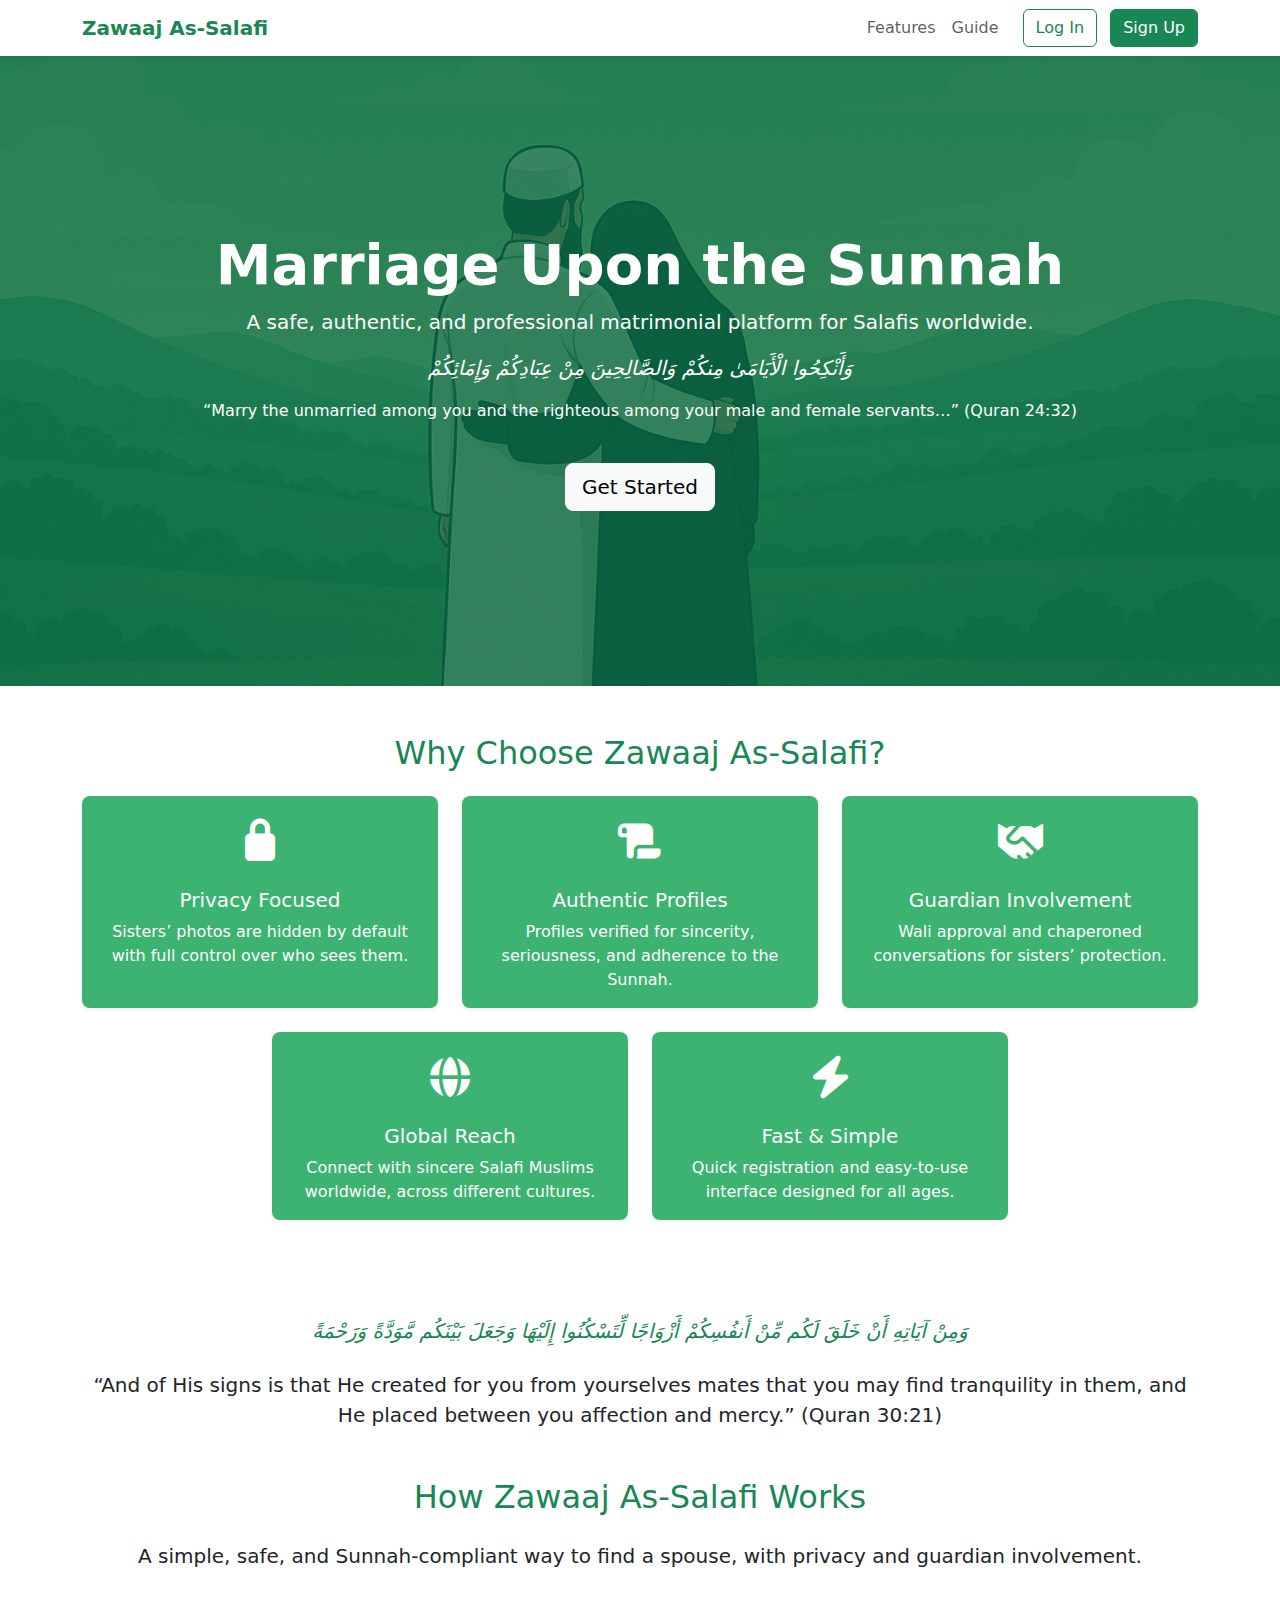
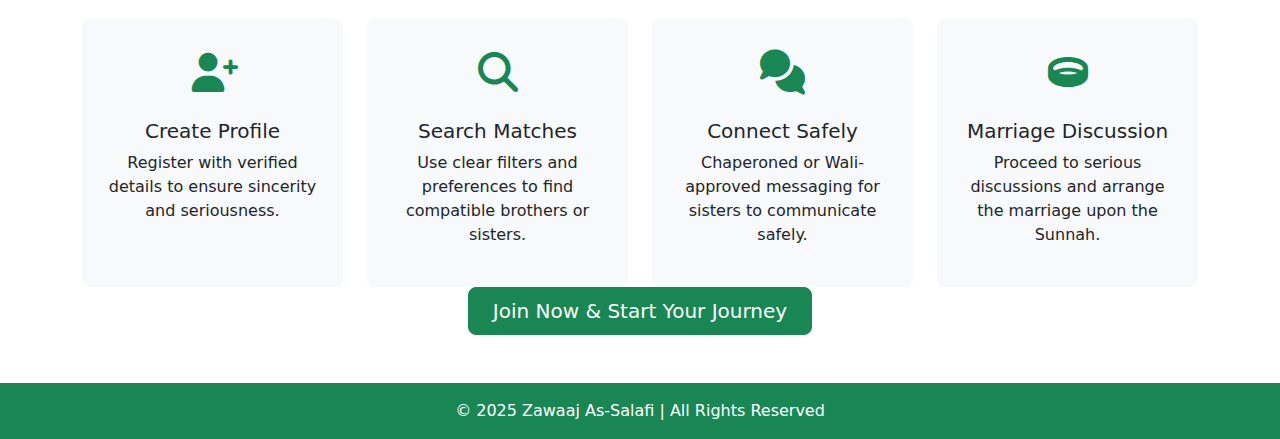
<file: index.html>
<!DOCTYPE html>
<html lang="en">
    <head>
        <meta charset="UTF-8">
        <meta name="viewport" content="width=device-width, initial-scale=1.0">
        <title>Zawaaj As-Salafi</title>
        <!-- Local Bootstrap CSS -->
        <link href="css/bootstrap.min.css" rel="stylesheet">
        <!-- Local Font Awesome CSS -->
        <link rel="stylesheet" href="css/all.min.css">
        <!-- Custom Styles -->
        <link href="css/style.css" rel="stylesheet">
    </head>
    <body class="bg-light">

        <!-- Navbar -->
        <nav class="navbar navbar-expand-lg navbar-light bg-white shadow-sm">
            <div class="container">
                <a class="navbar-brand fw-bold text-success" href="#">Zawaaj As-Salafi</a>
                <button class="navbar-toggler" type="button" data-bs-toggle="collapse" data-bs-target="#navbarNav">
                    <span class="navbar-toggler-icon"></span>
                </button>
                <div class="collapse navbar-collapse justify-content-end" id="navbarNav">
                    <ul class="navbar-nav">
                        <li class="nav-item"><a class="nav-link" href="#features">Features</a></li>
                        <li class="nav-item"><a class="nav-link" href="#how-it-works">Guide</a></li>
                    </ul>
                    <div class="ms-3">
                        <button class="btn btn-outline-success me-2" data-bs-toggle="modal" data-bs-target="#loginModal">Log In</button>
                        <button class="btn btn-success" data-bs-toggle="modal" data-bs-target="#signupModal">Sign Up</button>
                    </div>
                </div>
            </div>
        </nav>

        <!-- Hero Section -->
        <section class="hero text-white text-center d-flex align-items-center justify-content-center">
            <div class="container">
                <h1 class="display-4 fw-bold">Marriage Upon the Sunnah</h1>
                <p class="lead">A safe, authentic, and professional matrimonial platform for Salafis worldwide.</p>

                <!-- Quranic Verse (hidden on small screens) -->
                <p class="fs-5 text-white fst-italic d-none d-md-block mb-3">
                    وَأَنْكِحُوا الْأَيَامَىٰ مِنكُمْ وَالصَّالِحِينَ مِنْ عِبَادِكُمْ وَإِمَائِكُمْ
                </p>
                <p class="d-none d-md-block text-white mb-4">
                    “Marry the unmarried among you and the righteous among your male and female servants…” (Quran 24:32)
                </p>

                <button class="btn btn-light btn-lg mt-3" data-bs-toggle="modal" data-bs-target="#signupModal">
                    Get Started
                </button>
            </div>
        </section>


        <!-- Features Section -->
        <section id="features" class="py-5 bg-white text-white">
            <div class="container text-center">
                <h2 class="mb-4 text-success">Why Choose Zawaaj As-Salafi?</h2>
                <div class="row g-4 justify-content-center">

                    <div class="col-lg-4 col-md-6">
                        <div class="card h-100 rounded-3 shadow-sm text-white feature-card">
                            <div class="card-body">
                                <div class="fs-1 mb-3">
                                    <i class="fas fa-lock"></i>
                                </div>
                                <h5 class="card-title">Privacy Focused</h5>
                                <p class="card-text">Sisters’ photos are hidden by default with full control over who sees them.</p>
                            </div>
                        </div>
                    </div>

                    <div class="col-lg-4 col-md-6">
                        <div class="card h-100 rounded-3 shadow-sm text-white feature-card">
                            <div class="card-body">
                                <div class="fs-1 mb-3">
                                    <i class="fas fa-scroll"></i>
                                </div>
                                <h5 class="card-title">Authentic Profiles</h5>
                                <p class="card-text">Profiles verified for sincerity, seriousness, and adherence to the Sunnah.</p>
                            </div>
                        </div>
                    </div>

                    <div class="col-lg-4 col-md-6">
                        <div class="card h-100 rounded-3 shadow-sm text-white feature-card">
                            <div class="card-body">
                                <div class="fs-1 mb-3">
                                    <i class="fas fa-handshake"></i>
                                </div>
                                <h5 class="card-title">Guardian Involvement</h5>
                                <p class="card-text">Wali approval and chaperoned conversations for sisters’ protection.</p>
                            </div>
                        </div>
                    </div>

                    <div class="col-lg-4 col-md-6">
                        <div class="card h-100 rounded-3 shadow-sm text-white feature-card">
                            <div class="card-body">
                                <div class="fs-1 mb-3">
                                    <i class="fas fa-globe"></i>
                                </div>
                                <h5 class="card-title">Global Reach</h5>
                                <p class="card-text">Connect with sincere Salafi Muslims worldwide, across different cultures.</p>
                            </div>
                        </div>
                    </div>

                    <div class="col-lg-4 col-md-6">
                        <div class="card h-100 rounded-3 shadow-sm text-white feature-card">
                            <div class="card-body">
                                <div class="fs-1 mb-3">
                                    <i class="fas fa-bolt"></i>
                                </div>
                                <h5 class="card-title">Fast & Simple</h5>
                                <p class="card-text">Quick registration and easy-to-use interface designed for all ages.</p>
                            </div>
                        </div>
                    </div>

                </div>
            </div>
        </section>



        <!-- How It Works / Key Benefits Section -->
        <section id="how-it-works" class="py-5 bg-white">
            <div class="container text-center">

                <!-- Quranic Verse -->
                <p class="fs-5 mb-4 text-success fst-italic">
                    وَمِنْ آيَاتِهِ أَنْ خَلَقَ لَكُم مِّنْ أَنفُسِكُمْ أَزْوَاجًا لِّتَسْكُنُوا إِلَيْهَا وَجَعَلَ بَيْنَكُم مَّوَدَّةً وَرَحْمَةً
                </p>
                <p class="lead mb-5">“And of His signs is that He created for you from yourselves mates that you may find tranquility in them, and He placed between you affection and mercy.” (Quran 30:21)</p>

                <h2 class="mb-4 text-success">How Zawaaj As-Salafi Works</h2>
                <p class="lead mb-5">A simple, safe, and Sunnah-compliant way to find a spouse, with privacy and guardian involvement.</p>

                <div class="row g-4 justify-content-center text-start">

                    <div class="col-lg-3 col-md-6">
                        <div class="p-4 rounded-3 bg-light text-center h-100">
                            <div class="fs-1 text-success mb-3">
                                <i class="fas fa-user-plus"></i>
                            </div>
                            <h5>Create Profile</h5>
                            <p>Register with verified details to ensure sincerity and seriousness.</p>
                        </div>
                    </div>

                    <div class="col-lg-3 col-md-6">
                        <div class="p-4 rounded-3 bg-light text-center h-100">
                            <div class="fs-1 text-success mb-3">
                                <i class="fas fa-search"></i>
                            </div>
                            <h5>Search Matches</h5>
                            <p>Use clear filters and preferences to find compatible brothers or sisters.</p>
                        </div>
                    </div>

                    <div class="col-lg-3 col-md-6">
                        <div class="p-4 rounded-3 bg-light text-center h-100">
                            <div class="fs-1 text-success mb-3">
                                <i class="fas fa-comments"></i>
                            </div>
                            <h5>Connect Safely</h5>
                            <p>Chaperoned or Wali-approved messaging for sisters to communicate safely.</p>
                        </div>
                    </div>

                    <div class="col-lg-3 col-md-6">
                        <div class="p-4 rounded-3 bg-light text-center h-100">
                            <div class="fs-1 text-success mb-3">
                                <i class="fas fa-ring"></i>
                            </div>
                            <h5>Marriage Discussion</h5>
                            <p>Proceed to serious discussions and arrange the marriage upon the Sunnah.</p>
                        </div>
                    </div>

                </div>

                <!-- Call-to-Action -->
                <button class="btn btn-success btn-lg px-4" data-bs-toggle="modal" data-bs-target="#signupModal">
                    Join Now & Start Your Journey
                </button>

            </div>
        </section>



        <!-- Footer -->
        <footer class="bg-success text-white text-center py-3">
            <div class="container">
                <p class="mb-0">&copy; 2025 Zawaaj As-Salafi | All Rights Reserved</p>
            </div>
        </footer>
        
        
        <!-- Log In Modal -->
        <div class="modal fade" id="loginModal" tabindex="-1" aria-labelledby="loginModalLabel" aria-hidden="true">
            <div class="modal-dialog modal-dialog-centered">
                <div class="modal-content rounded-3 shadow">
                    <div class="modal-header bg-success text-white">
                        <h5 class="modal-title" id="loginModalLabel">Log In</h5>
                        <button type="button" class="btn-close btn-close-white" data-bs-dismiss="modal" aria-label="Close"></button>
                    </div>
                    <div class="modal-body p-4">
                        <form>
                            <div class="mb-3">
                                <label for="loginEmail" class="form-label">Email address</label>
                                <input type="email" class="form-control" id="loginEmail" placeholder="Enter your email">
                            </div>
                            <div class="mb-3">
                                <label for="loginPassword" class="form-label">Password</label>
                                <input type="password" class="form-control" id="loginPassword" placeholder="Enter your password">
                            </div>
                            <div class="d-flex justify-content-between align-items-center mb-3">
                                <div class="form-check">
                                    <input class="form-check-input" type="checkbox" id="rememberMe">
                                    <label class="form-check-label" for="rememberMe">Remember me</label>
                                </div>
                                <a href="#" class="text-success small">Forgot password?</a>
                            </div>
                            <button type="submit" class="btn btn-success w-100">Log In</button>
                        </form>
                    </div>
                </div>
            </div>
        </div>

        <!-- Sign Up Modal -->
        <div class="modal fade" id="signupModal" tabindex="-1" aria-labelledby="signupModalLabel" aria-hidden="true">
            <div class="modal-dialog modal-dialog-centered">
                <div class="modal-content rounded-3 shadow">
                    <div class="modal-header bg-success text-white">
                        <h5 class="modal-title" id="signupModalLabel">Sign Up</h5>
                        <button type="button" class="btn-close btn-close-white" data-bs-dismiss="modal" aria-label="Close"></button>
                    </div>
                    <div class="modal-body p-4">
                        <form>
                            <div class="mb-3">
                                <label for="signupEmail" class="form-label">Email address</label>
                                <input type="email" class="form-control" id="signupEmail" placeholder="Enter your email">
                                <div class="invalid-feedback">Please enter a valid email address.</div>
                            </div>

                            <div class="mb-3">
                                <label for="signupPassword" class="form-label">Password</label>
                                <input type="password" class="form-control" id="signupPassword" placeholder="Create a password">
                                <div class="invalid-feedback">
                                    Password must be at least 8 characters and include uppercase, lowercase, and a number.
                                </div>
                            </div>

                            <div class="mb-3">
                                <label for="signupConfirmPassword" class="form-label">Confirm Password</label>
                                <input type="password" class="form-control" id="signupConfirmPassword" placeholder="Confirm your password">
                                <div class="invalid-feedback">Passwords do not match.</div>
                            </div>

                            <button type="submit" class="btn btn-success w-100">Sign Up</button>
                        </form>
                    </div>
                </div>
            </div>
        </div>

        
        

        <!-- Local Bootstrap JS -->
        <script src="js/bootstrap.bundle.min.js"></script>
        <script src="js/profile-setup-script.js"></script>
    </body>
</html>
</file>
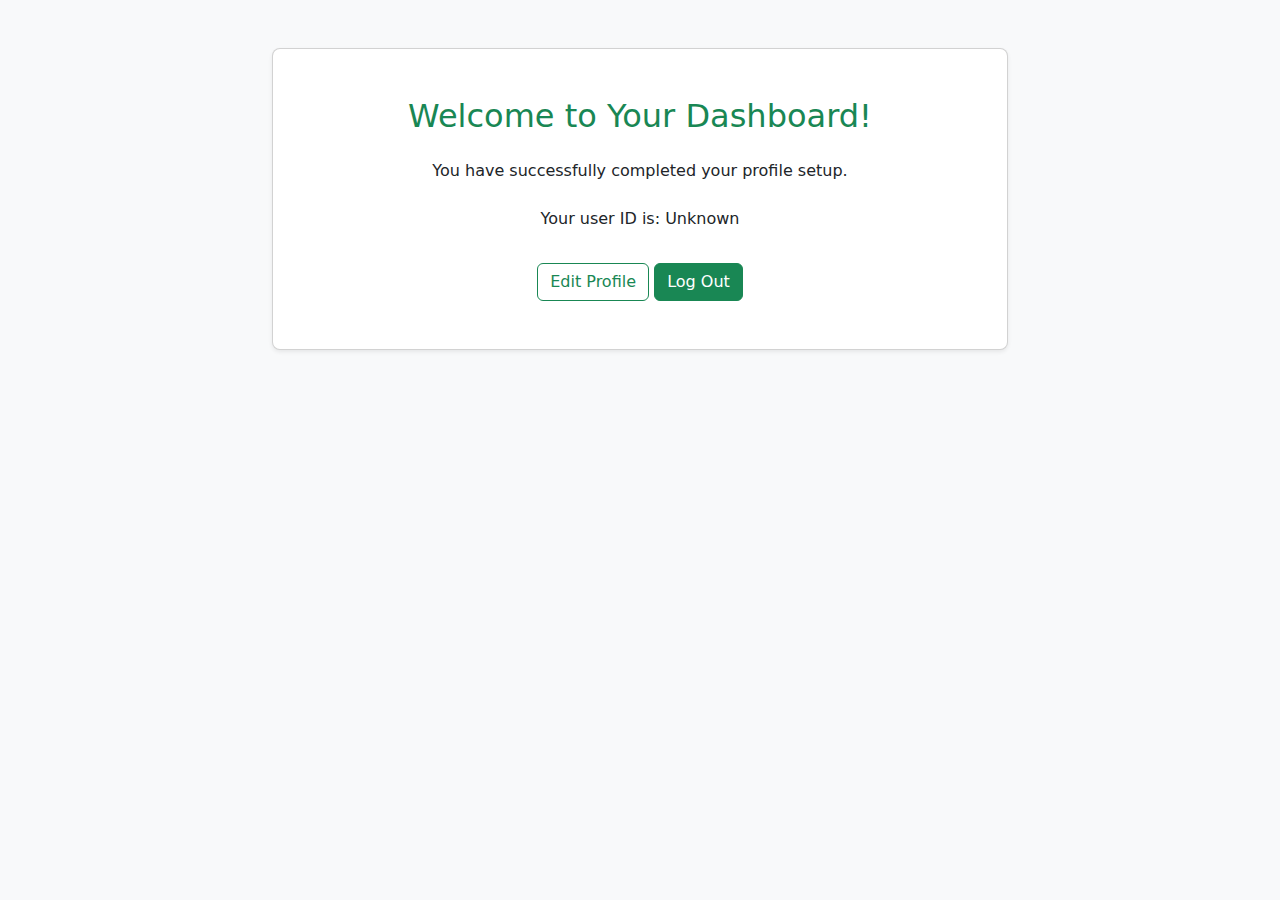
<file: dashboard.html>
<!DOCTYPE html>
<html lang="en">
<head>
    <meta charset="UTF-8">
    <meta name="viewport" content="width=device-width, initial-scale=1.0">
    <title>Zawaaj As-Salafi – Dashboard</title>
    <link href="css/bootstrap.min.css" rel="stylesheet">
    <link rel="stylesheet" href="css/style.css">
</head>
<body class="bg-light">

    <div class="container py-5">
        <div class="row justify-content-center">
            <div class="col-lg-8">

                <div class="card shadow-sm rounded-3 text-center">
                    <div class="card-body p-5">
                        <h2 class="text-success mb-4">Welcome to Your Dashboard!</h2>
                        <p class="mb-4">You have successfully completed your profile setup.</p>
                        <p>Your user ID is: <span id="userIdDisplay"></span></p>

                        <a href="profile-setup.html" class="btn btn-outline-success mt-3">Edit Profile</a>
                        <a href="#" class="btn btn-success mt-3" id="logoutBtn">Log Out</a>
                    </div>
                </div>

            </div>
        </div>
    </div>

    <script>
        // Display user ID from localStorage
        const userIdDisplay = document.getElementById("userIdDisplay");
        const userId = localStorage.getItem("user_id");
        if (userId) {
            userIdDisplay.textContent = userId;
        } else {
            userIdDisplay.textContent = "Unknown";
        }

        // Logout button clears localStorage
        document.getElementById("logoutBtn").addEventListener("click", () => {
            localStorage.clear();
            alert("You have been logged out.");
            window.location.href = "index.html";
        });
    </script>

</body>
</html>
</file>
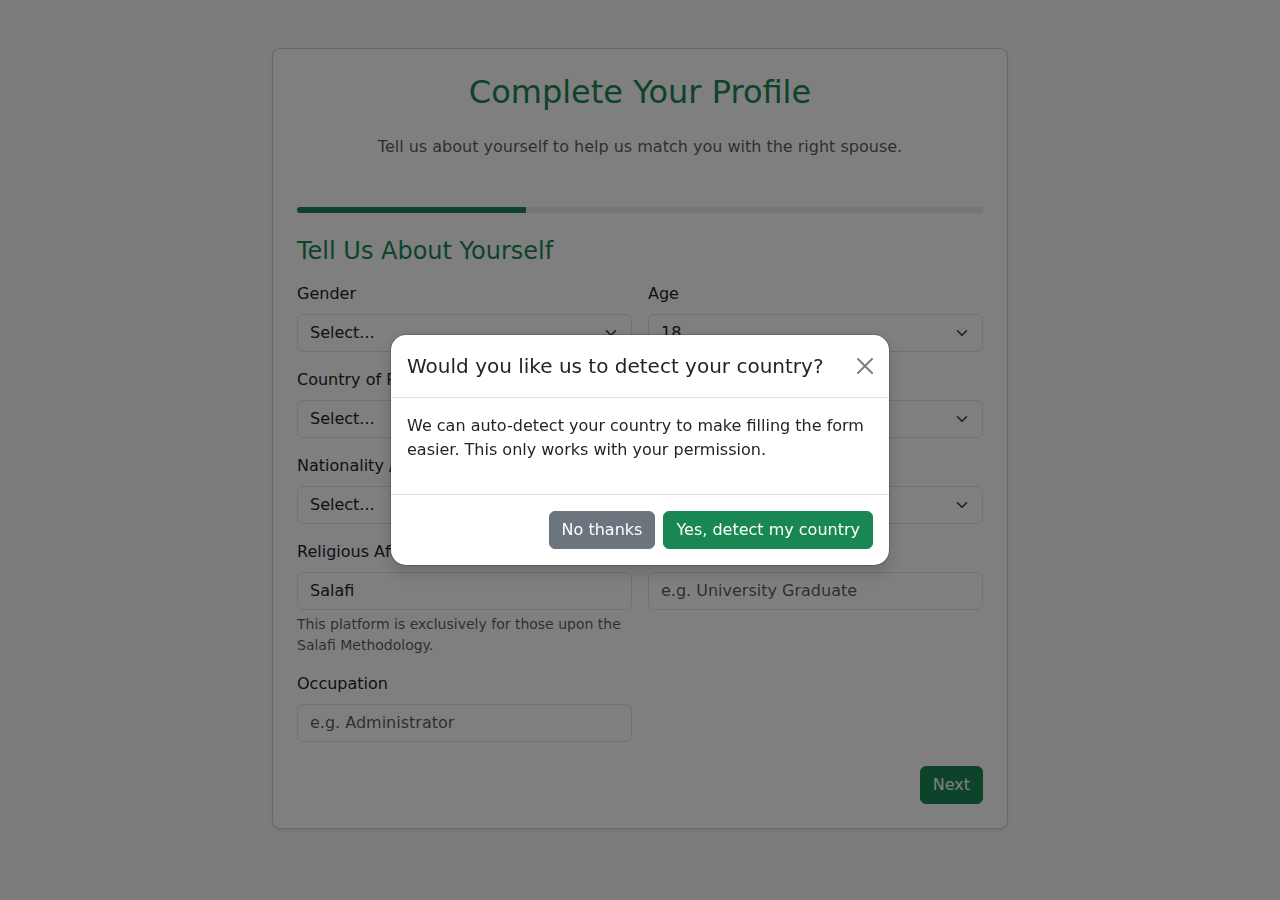
<file: profile-setup.html>
<!DOCTYPE html>
<html lang="en">
    <head>
        <meta charset="UTF-8">
        <meta name="viewport" content="width=device-width, initial-scale=1.0">
        <title>Complete Your Profile – Zawaaj As-Salafi</title>
        <link href="css/bootstrap.min.css" rel="stylesheet">
        <link rel="stylesheet" href="css/all.min.css">
        <link href="css/style.css" rel="stylesheet">
    </head>
    <body class="bg-light">

        <form id="profileForm">
          <div class="container py-5">
            <div class="row justify-content-center">
              <div class="col-lg-8">

                <div class="card shadow-sm rounded-3">
                  <div class="card-body p-4">

                    <h2 class="mb-4 text-success text-center">Complete Your Profile</h2>
                    <p class="text-muted text-center mb-5">
                      Tell us about yourself to help us match you with the right spouse.
                    </p>

                    <!-- Progress Bar -->
                    <div class="progress mb-4" style="height: 6px;">
                      <div id="progress-bar" class="progress-bar bg-success" style="width: 33%;"></div>
                    </div>

                    <!-- Step 1: About You -->
                    <div class="form-step active">
                      <h4 class="mb-3 text-success">Tell Us About Yourself</h4>

                      <div class="row g-3">
                        <div class="col-md-6">
                          <label class="form-label">Gender</label>
                          <select class="form-select" name="gender" required>
                            <option value="">Select...</option>
                            <option>Male</option>
                            <option>Female</option>
                          </select>
                          <div class="invalid-feedback">Please select your gender.</div>
                        </div>

                        <div class="col-md-6">
                          <label class="form-label">Age</label>
                          <select class="form-select" id="ageSelect" name="age" required></select>
                          <div class="invalid-feedback">Please select your age.</div>
                        </div>

                        <div class="col-md-6">
                          <label class="form-label">Country of Residence</label>
                          <select class="form-select" id="countryOfResidenceSelect" name="countryOfResidence" required></select>
                          <div class="invalid-feedback">Please select your country of residence.</div>
                        </div>

                        <div class="col-md-6">
                          <label class="form-label">Ethnicity</label>
                          <select class="form-select" id="ethnicitySelect" name="ethnicity" required></select>
                          <div class="invalid-feedback">Please select your ethnicity.</div>
                        </div>

                        <div class="col-md-6">
                          <label class="form-label">Nationality / Citizenship</label>
                          <select class="form-select" id="nationalitySelect" name="nationality" required></select>
                          <div class="invalid-feedback">Please select your nationality.</div>
                        </div>

                        <div class="col-md-6">
                          <label class="form-label">Marital Status</label>
                          <select class="form-select" name="maritalStatus" required>
                            <option value="">Select...</option>
                            <option>Never Married</option>
                            <option>Divorced</option>
                            <option>Widowed</option>
                          </select>
                          <div class="invalid-feedback">Please select your marital status.</div>
                        </div>

                        <div class="col-md-6">
                          <label class="form-label">Religious Affiliation</label>
                          <input type="text" class="form-control" name="religiousAffiliation" value="Salafi" readonly>
                          <div class="form-text text-muted">
                            This platform is exclusively for those upon the Salafi Methodology.
                          </div>
                        </div>

                        <div class="col-md-6">
                          <label class="form-label">Education Level</label>
                          <input type="text" class="form-control" name="education" placeholder="e.g. University Graduate" required>
                          <div class="invalid-feedback">Please enter your education level.</div>
                        </div>

                        <div class="col-md-6">
                          <label class="form-label">Occupation</label>
                          <input type="text" class="form-control" name="occupation" placeholder="e.g. Administrator" required>
                          <div class="invalid-feedback">Please enter your occupation.</div>
                        </div>
                      </div>

                      <div class="d-flex justify-content-end mt-4">
                        <button type="button" class="btn btn-success next-step">Next</button>
                      </div>
                    </div>

                    <!-- Step 2: Preferences -->
                    <div class="form-step">
                      <h4 class="mb-3 text-success">Your Preferences</h4>

                      <div class="row g-3">
                        <div class="col-md-6">
                          <label class="form-label">Preferred Country/Region</label>
                          <select id="preferredCountrySelect" class="form-select" name="preferredCountry" required></select>
                        </div>

                        <div class="col-md-6">
                          <label class="form-label">Preferred Ethnicity</label>
                          <select id="preferredEthnicitySelect" class="form-select" name="preferredEthnicity">
                            <option value="" selected disabled>Select...</option>
                          </select>
                        </div>

                        <div class="col-md-3">
                          <label class="form-label">Preferred Min Age</label>
                          <select id="preferredMinAge" class="form-select" name="preferredMinAge" required></select>
                        </div>

                        <div class="col-md-3">
                          <label class="form-label">Preferred Max Age</label>
                          <select id="preferredMaxAge" class="form-select" name="preferredMaxAge" required></select>
                          <div class="invalid-feedback">Max age cannot be less than Min age.</div>
                        </div>

                        <div class="col-md-6">
                          <label class="form-label">Preferred Marital Status</label>
                          <select class="form-select" name="preferredMaritalStatus" required>
                            <option>No Preference</option>
                            <option>Never Married</option>
                            <option>Divorced</option>
                            <option>Widowed</option>
                          </select>
                        </div>

                        <div class="col-md-6">
                          <label class="form-label">Open to Relocation?</label>
                          <select class="form-select" name="relocation" required>
                            <option>Yes</option>
                            <option>No</option>
                            <option>Maybe</option>
                          </select>
                        </div>
                      </div>

                      <div class="d-flex justify-content-between mt-4">
                        <button type="button" class="btn btn-outline-secondary prev-step">Back</button>
                        <button type="button" class="btn btn-success next-step">Next</button>
                      </div>
                    </div>

                    <!-- Step 3: Additional Information -->
                    <div class="form-step">
                      <h4 class="mb-3 text-success">Additional Information</h4>

                      <div class="mb-3">
                        <label class="form-label">Describe your relationship with Islam</label>
                        <textarea class="form-control" name="islamRelation" rows="3" required></textarea>
                      </div>

                      <div class="mb-3">
                        <label class="form-label">What kind of marriage do you envision?</label>
                        <textarea class="form-control" name="marriageVision" rows="3" required></textarea>
                      </div>

                      <div class="mb-3">
                        <label class="form-label">Tell us about yourself (hobbies, interests, etc.)</label>
                        <textarea class="form-control" name="hobbies" rows="3" required></textarea>
                      </div>

                      <div class="mb-3">
                        <label class="form-label">How do you see your role as a spouse?</label>
                        <textarea class="form-control" name="spouseRole" rows="3" required></textarea>
                      </div>

                      <div class="mb-3">
                        <label class="form-label">What qualities do you value most in a spouse?</label>
                        <textarea class="form-control" name="spouseQualities" rows="3" required></textarea>
                      </div>

                      <div class="mb-3">
                        <label class="form-label">Religiosity Preference</label>
                        <textarea class="form-control" name="religiosityPreference" rows="3" required></textarea>
                      </div>

                      <div class="mb-3">
                        <label class="form-label">Scholars you take from (optional)</label>
                        <textarea class="form-control" name="scholars" rows="3" placeholder="e.g. Shaykh al-Albani, Shaykh Ibn Baz"></textarea>
                      </div>

                      <div class="mb-3">
                        <label class="form-label">Texts / Mutoon studied (optional)</label>
                        <textarea class="form-control" name="textsStudied" rows="3" placeholder="e.g. Kitab at-Tawheed, Al-Arba'een an-Nawawiyyah"></textarea>
                      </div>

                      <div class="mb-3">
                        <label class="form-label">Any additional notes (health, living arrangements, etc.)</label>
                        <textarea class="form-control" name="additionalNotes" rows="3"></textarea>
                      </div>

                      <div class="d-flex justify-content-between mt-4">
                        <button type="button" class="btn btn-outline-secondary prev-step">Back</button>
                        <button type="submit" class="btn btn-success">Save Profile</button>
                      </div>
                    </div>


                  </div>
                </div>

              </div>
            </div>
          </div>
        </form>


        <!-- Location Permission Modal -->
        <div class="modal fade" id="locationModal" tabindex="-1" aria-labelledby="locationModalLabel" aria-hidden="true">
            <div class="modal-dialog modal-dialog-centered">
                <div class="modal-content rounded-4 shadow">
                    <div class="modal-header">
                        <h5 class="modal-title" id="locationModalLabel">Would you like us to detect your country?</h5>
                        <button type="button" class="btn-close" data-bs-dismiss="modal" aria-label="Close"></button>
                    </div>
                    <div class="modal-body">
                        <p>
                            We can auto-detect your country to make filling the form easier.  
                            This only works with your permission.
                        </p>
                    </div>
                    <div class="modal-footer">
                        <button type="button" class="btn btn-secondary" data-bs-dismiss="modal">No thanks</button>
                        <button type="button" class="btn btn-success" id="confirmLocation">Yes, detect my country</button>
                    </div>
                </div>
            </div>
        </div>


        <!-- Scripts -->
        <script src="js/bootstrap.bundle.min.js"></script>
        <script src="js/index-script.js"></script>
        <script src="js/profile-setup-script.js"></script>
    </body>
</html>
</file>
<file: css/style.css>
/* style.css */

/* Hero Section */
.hero {
  min-height: 70vh;
  background: linear-gradient(rgba(10, 111, 74, 0.8), rgba(10, 111, 74, 0.8)),
              url('../img/hero-bg.png') center/cover no-repeat;
}


/* Slightly faded green for feature cards */
.feature-card {
  background-color: #3cb371; /* semi-faded green with 80% opacity */
  color: white;                /* keep text white */
  border: none;
  transition: transform 150ms ease, box-shadow 150ms ease;
  box-shadow: 3px 3px 8px rgba(0,0,0,0.12); /* bottom-right shadow */
}

.feature-card:hover {
  transform: translateY(-6px);
  box-shadow: 6px 6px 14px rgba(0,0,0,0.18); /* stronger bottom-right shadow */
}


/* Sign-up Form */
.form-step {
  display: none;
}

.form-step.active {
  display: block;
}

.is-invalid {
  border-color: #dc3545 !important;
  background-color: #f8d7da !important;
}
</file>
